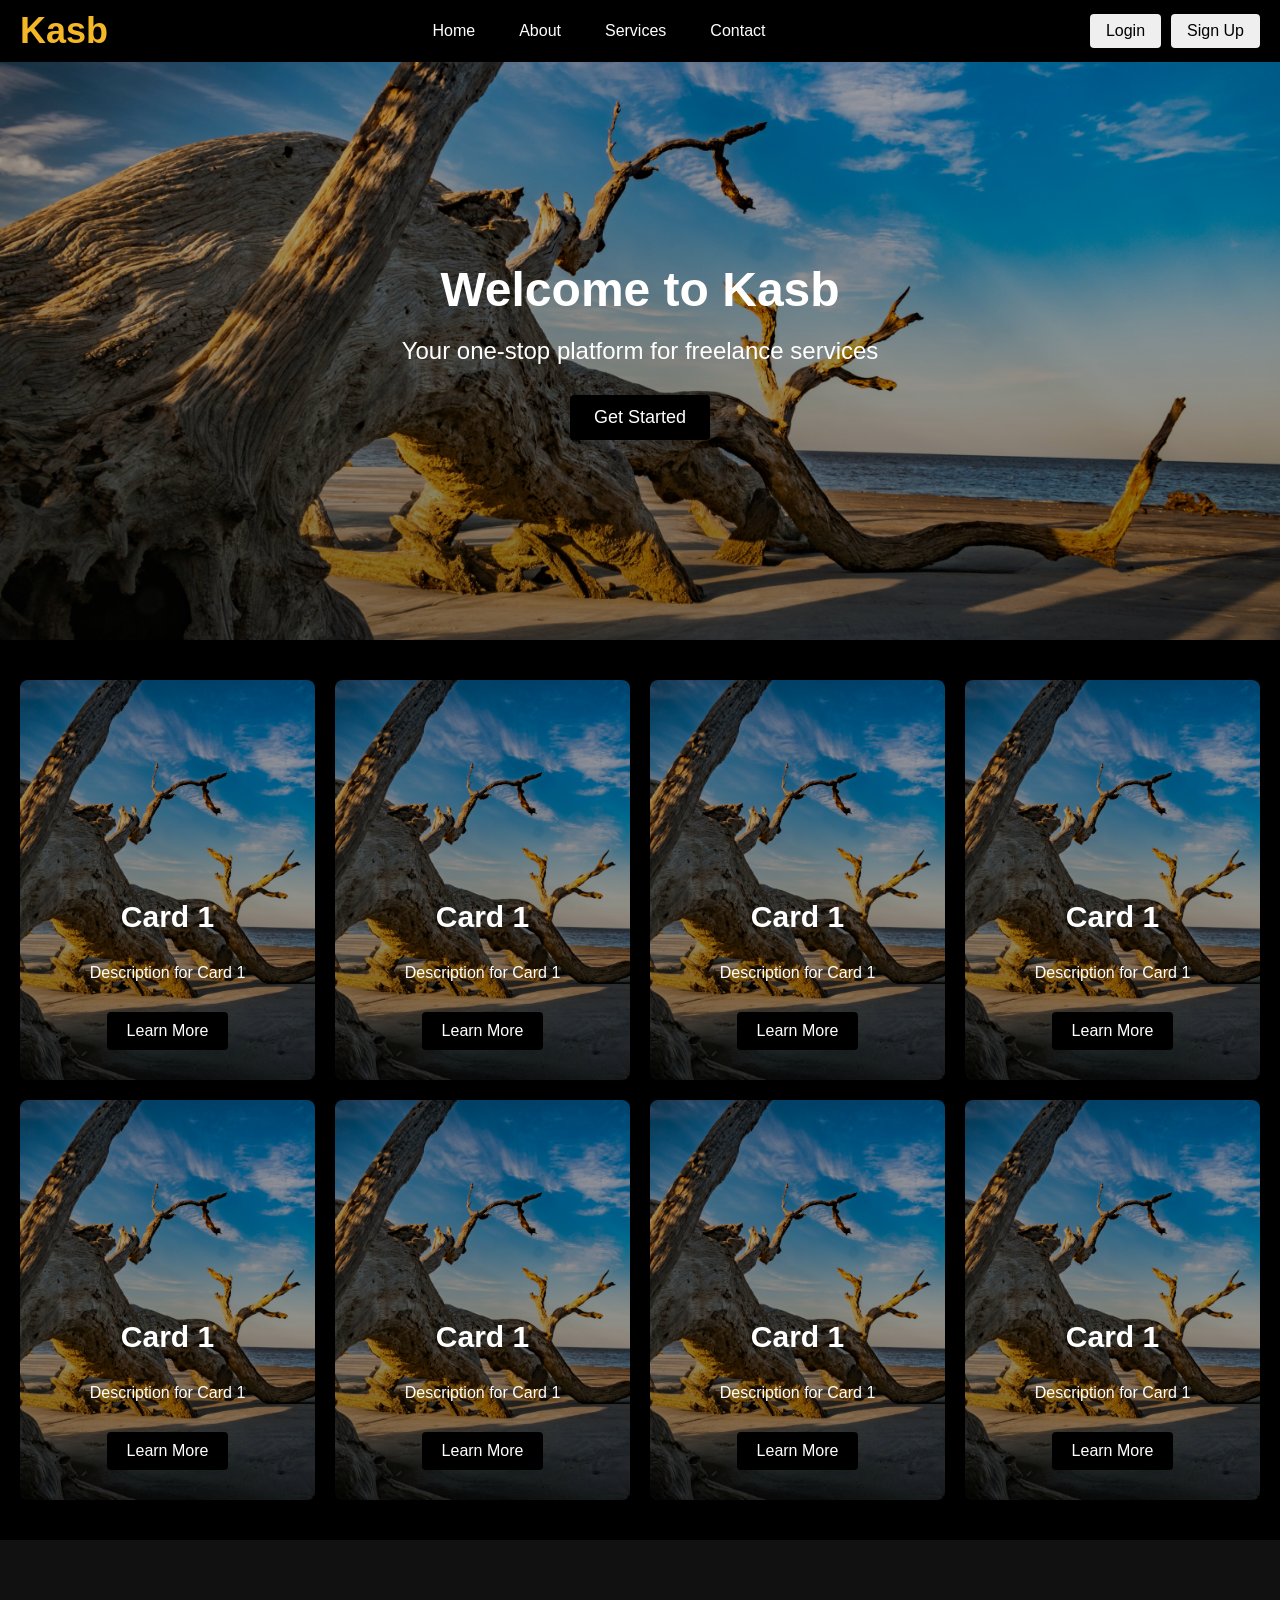
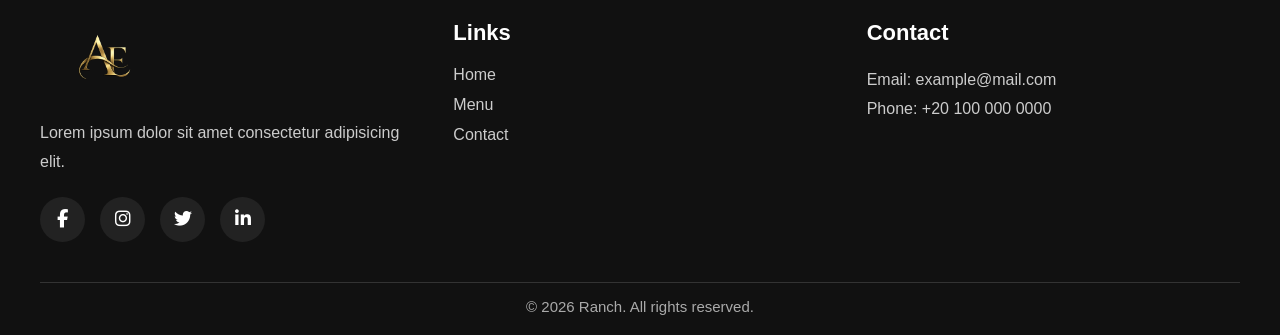
<file: looding.html>
<!doctype html>
<html lang="en">
  <head>
    <meta charset="UTF-8" />
    <meta name="viewport" content="width=device-width, initial-scale=1.0" />
    <title>Document</title>
    <link rel="stylesheet" href="css/style.css" />
    <meta
      name="description"
      content="Kasb is a platform that connects freelancers with clients. We provide a wide range of services, including web development, graphic design, writing, and more. Our mission is to help freelancers find work and clients find talented professionals."
    />
    <meta
      name="keywords"
      content="freelance, platform, web development, graphic design, writing, clients, professionals"
    />
    <link
      rel="stylesheet"
      href="https://cdnjs.cloudflare.com/ajax/libs/font-awesome/6.5.0/css/all.min.css"
    />
    <meta name="author" content="Kasb Team" />
    <script>
      // let xx = 2;
      // x = 5;
      // x = x + x;
      // alert(x);
    </script>
    <!-- <meta http-equiv="refresh" content="5" /> -->
  </head>
  <body>
    <header class="nav-bar">
      <div class="nav-reponsive-menu active" id="nav-responsive-menu">
        <div class="remove-icon" id="remove-menu">
          <i class="fa-solid fa-xmark" style="color: white"></i>
        </div>
        <ul class="nav-reponsive-list">
          <li class="nav-reponsive-item">
            <a href="#home">Home</a>
          </li>
          <li class="nav-reponsive-item">
            <a href="#about">About</a>
          </li>
          <li class="nav-reponsive-item">
            <a href="#services">Services</a>
          </li>
          <li class="nav-reponsive-item">
            <a href="#contact">Contact</a>
          </li>
        </ul>
        <div class="nav-btns-responsive">
          <button class="nav-btn-responsive">Login</button>
          <button class="nav-btn-responsive">Sign Up</button>
        </div>
        <div class="social-responsive">
          <a href="#"><i class="fab fa-facebook-f"></i></a>
          <a href="#"><i class="fab fa-instagram"></i></a>
          <a href="#"><i class="fab fa-twitter"></i></a>
          <a href="#"><i class="fab fa-linkedin-in"></i></a>
        </div>
      </div>
      <div class="nav-container">
        <div class="nav-logo">
          <a class="nav-logo-link" href="#">Kasb</a>
        </div>
        <nav class="nav-links">
          <ul class="nav-list">
            <li class="nav-item">
              <a href="#home">Home</a>
            </li>
            <li class="nav-item">
              <a href="#about">About</a>
            </li>
            <li class="nav-item">
              <a href="#services">Services</a>
            </li>
            <li class="nav-item">
              <a href="#contact">Contact</a>
            </li>
          </ul>
        </nav>
        <div class="nav-btns">
          <button class="nav-btn">Login</button>
          <button class="nav-btn">Sign Up</button>
        </div>
        <div class="menu-icon active" id="menu-icon" onclick="ToggleMenu()">
          <i class="fas fa-bars"></i>
        </div>
      </div>
    </header>
    <header class="hero">
      <div class="hero-content">
        <h1>Welcome to Kasb</h1>
        <p>Your one-stop platform for freelance services</p>
        <button class="hero-btn">Get Started</button>
      </div>
    </header>
    <header class="cards" id="about">
      <div class="card">
        <h1 class="card-text">Card 1</h1>
        <p class="card-prag">Description for Card 1</p>
        <button class="card-btn">Learn More</button>
      </div>
      <div class="card">
        <h1 class="card-text">Card 1</h1>
        <p class="card-prag">Description for Card 1</p>
        <button class="card-btn">Learn More</button>
      </div>
      <div class="card">
        <h1 class="card-text">Card 1</h1>
        <p class="card-prag">Description for Card 1</p>
        <button class="card-btn">Learn More</button>
      </div>
      <div class="card">
        <h1 class="card-text">Card 1</h1>
        <p class="card-prag">Description for Card 1</p>
        <button class="card-btn">Learn More</button>
      </div>
      <div class="card">
        <h1 class="card-text">Card 1</h1>
        <p class="card-prag">Description for Card 1</p>
        <button class="card-btn">Learn More</button>
      </div>
      <div class="card">
        <h1 class="card-text">Card 1</h1>
        <p class="card-prag">Description for Card 1</p>
        <button class="card-btn">Learn More</button>
      </div>
      <div class="card">
        <h1 class="card-text">Card 1</h1>
        <p class="card-prag">Description for Card 1</p>
        <button class="card-btn">Learn More</button>
      </div>
      <div class="card">
        <h1 class="card-text">Card 1</h1>
        <p class="card-prag">Description for Card 1</p>
        <button class="card-btn">Learn More</button>
      </div>
    </header>
    <footer class="footer" id="contact">
      <div class="footer-container">
        <!-- column 1 -->
        <div class="footer-col">
          <img src="src/imgs/logo-ae.png" alt="logo" class="footer-logo" />
          <p>Lorem ipsum dolor sit amet consectetur adipisicing elit.</p>

          <!-- social -->
          <div class="social">
            <a href="#"><i class="fab fa-facebook-f"></i></a>
            <a href="#"><i class="fab fa-instagram"></i></a>
            <a href="#"><i class="fab fa-twitter"></i></a>
            <a href="#"><i class="fab fa-linkedin-in"></i></a>
          </div>
        </div>

        <!-- column 2 -->
        <div class="footer-col">
          <h3>Links</h3>
          <ul>
            <li><a href="#">Home</a></li>
            <li><a href="#">Menu</a></li>
            <li><a href="#">Contact</a></li>
          </ul>
        </div>

        <!-- column 3 -->
        <div class="footer-col">
          <h3>Contact</h3>
          <p>Email: example@mail.com</p>
          <p>Phone: +20 100 000 0000</p>
        </div>
      </div>

      <!-- copyright -->
      <div class="footer-bottom">
        <p>© 2026 Ranch. All rights reserved.</p>
      </div>
    </footer>
    <script src="js/script.js"></script>
  </body>
</html>
</file>
<file: css/style.css>
* {
  margin: 0;
  padding: 0;
  box-sizing: border-box;
  /* font-family: 'Segoe UI', Tahoma, Geneva, Verdana, sans-serif; */
}
html {
  scroll-behavior: smooth;
}
:root {
  --primary-color: #007bff;
  --secondary-color: #6c757d;
  --background-color: #000000;
  --text-color: #333;
  --background-hover: #f4b826;
  --background-hover-hover: #b98605;
}
body {
  background-color: #f0f0f0;
  font-family: verdana, sans-serif;
}
body.noscroll {
  overflow: hidden;
  overflow-y: hidden;
}
.nav-bar {
  width: 100%;
  background-color: var(--background-color);
  position: fixed;
  top: 0;
  z-index: 100;
}
.nav-container {
  max-width: 1500px;
  margin: 0 auto;
  display: flex;
  justify-content: space-between;
  align-items: center;
  padding: 10px 20px;
  position: sticky;
  top: 20px;
  z-index: 100;
}
.nav-logo-link{
  color: var(--background-hover);
  font-size: 36px;
  font-weight: bold;
  animation: fadeIn 3s ease-in-out infinite alternate;
  text-transform: capitalize;
  text-decoration: none;
}
@keyframes fadeIn {
  from {
    opacity: 0.3;
  }
  to {
    opacity: 1;
  }
}
.nav-list {
  display: flex;
  gap: 20px;
}
.nav-item {
  list-style: none;
  display: flex;
}
.nav-item a {
  color: #fff;
  text-decoration: none;
  font-size: 16px;
  padding: 8px 12px;
  transition: background-color 0.3s ease;
}
.nav-item a:hover {
  color: #000000;
  background-color: var(--background-hover);
  border-radius: 4px;
}
.nav-item a.active {
  background-color: #007bff;
  border-radius: 4px;
}
.nav-item a.active:hover {
  background-color: #0056b3;
}
.nav-btns {
  display: flex;
  gap: 10px;
}
.nav-btns button {
  padding: 8px 16px;
  font-size: 16px;
  border: none;
  border-radius: 4px;
  cursor: pointer;
  transition: background-color 0.3s ease;
}
.nav-btns button:hover {
  background-color: var(--background-hover);
  color: #fff;
}
.menu-icon {
  display: none;
  font-size: 24px;
  color: #fff;
  cursor: pointer;
}
.remove-icon {
  display: none;
  font-size: 34px;
  color: #fff;
  cursor: pointer;
  position: absolute;
  top: 20px;
  right: 20px;
}
/* الخلفية الأساسية للمنيو */
.nav-reponsive-menu {
  position: fixed;
  top: 0;
  right: -100%; /* مخفية برا */
  width: 100%;
  height: 100vh;
  background-color: #111;
  padding: 20px;
  display: flex;
  flex-direction: column;
  justify-content: space-between;
  transition: 0.4s ease;
  z-index: 999;
}

/* لما تفتح */
.nav-reponsive-menu.active {
  right: 0;
}

/* زرار الإغلاق */
.remove-icon {
  text-align: right;
  font-size: 24px;
  cursor: pointer;
  margin-bottom: 20px;
}

.remove-icon i {
  transition: 0.3s;
}

.remove-icon i:hover {
  color: red;
  transform: rotate(90deg);
}
/* القائمة */
.nav-reponsive-list {
  list-style: none;
}

.nav-reponsive-item {
  margin: 15px 0;
}

.nav-reponsive-item a {
  text-decoration: none;
  color: white;
  font-size: 18px;
  transition: 0.3s;
}

.nav-reponsive-item a:hover {
 color:var(--background-hover);
  padding-left: 5px;
}

/* الأزرار */
.nav-btns-responsive {
  display: flex;
  flex-direction: column;
  gap: 10px;
  margin-top: 20px;
}

.nav-btn-responsive {
  padding: 10px;
  border: none;
  background-color:var(--background-hover);
  color: white;
  cursor: pointer;
  border-radius: 6px;
  transition: 0.3s;
}

.nav-btn-responsive:hover {
  background-color:var(--background-hover-hover);
}

/* السوشيال */
.social-responsive {
  display: flex;
  justify-content: space-around;
  margin-top: 20px;
}

.social-responsive a {
  color: white;
  font-size: 18px;
  transition: 0.3s;
}

.social-responsive a:hover {
  color:var(--background-hover);
  transform: scale(1.2);
}
@media (max-width: 768px) {
  /* .nav-container {
    flex-direction: row;
    align-items: center;
  } */

  .nav-list {
    flex-direction: column;
    gap: 10px;
    margin-top: 10px;
    align-items: center;
  }
  .nav-btns {
    margin-top: 10px;
  }
  .nav-links {
    display: none;
  }
  .nav-btns {
    display: none;
  }
  .menu-icon {
    display: block;
  }

  .remove-icon {
    display: block;
  }
}
.hero {
  width: 100%;
  height: 100%;
  background:
    linear-gradient(rgba(0, 0, 0, 0.32), rgba(0, 0, 0, 0.5)),
    url("../src/imgs/pexels-amit-shubinsky-136437077-30844789.jpg") no-repeat
      center center/cover;
  color: #fff;
  padding: 200px 20px;
  margin-top: 62px;
}
.hero-content {
  display: grid;
  justify-items: center;
  align-items: center;
}
.hero h1 {
  font-size: 48px;
  margin-bottom: 20px;
}
.hero p {
  font-size: 24px;
  margin-bottom: 30px;
}
.hero-btn {
  padding: 12px 24px;
  font-size: 18px;
  background-color: var(--background-color);
  color: #fff;
  border: none;
  border-radius: 4px;
  cursor: pointer;
  transition: background-color 0.3s ease;
}
.hero-btn:hover {
  background-color: var(--background-hover);
}
@media (max-width: 768px) {
  .hero {
    padding: 100px 20px;
    text-align: center;
  }
  .hero h1 {
    font-size: 28px;
  }
  .hero p {
    font-size: 12px;
  }
  .hero-btn {
    font-size: 16px;
    padding: 10px 20px;
  }
}
.cards {
  background-color: var(--background-color);
  width: 100%;
  display: flex;
  justify-content: space-around;
  align-items: center;
  flex-wrap: wrap;
  gap: 20px;
  padding: 40px 20px;
}
.card {
  display: flex;
  justify-content: flex-end;
  align-items: center;
  flex-direction: column;
  background:
    linear-gradient(rgba(0, 0, 0, 0.32), rgba(0, 0, 0, 0.5)),
    url("../src/imgs/pexels-amit-shubinsky-136437077-30844789.jpg") no-repeat
      center center/cover;
  width: 20%;
  flex: 1 1 250px;
  max-width: 300px;
  height: 400px;
  /* background-color: #ffffff; */
  font-size: 44px;
  border-radius: 8px;
}
.card-text {
  color: #fff;
  font-size: 30px;
  margin-bottom: 30px;
}
.card-prag {
  color: #fff;
  font-size: 16px;
  margin-bottom: 30px;
}
.card-btn {
  padding: 10px 20px;
  font-size: 16px;
  background-color: var(--background-color);
  color: #fff;
  border: none;
  border-radius: 4px;
  cursor: pointer;
  margin-bottom: 30px;
  transition: background-color 0.3s ease;
}
.card-btn:hover {
  background-color: var(--background-hover);
}
.footer {
  background: #111;
  color: #fff;
  padding: 80px 40px 20px;
}

.footer-container {
  max-width: 1200px;
  margin: auto;
  display: flex;
  justify-content: space-between;
  flex-wrap: wrap;
  gap: 40px;
}

.footer-col {
  flex: 1;
  min-width: 250px;
}

.footer-logo {
  width: 120px;
  margin-bottom: 15px;
}

.footer-col h3 {
  font-size: 22px;
  margin-bottom: 20px;
}

.footer-col p {
  font-size: 16px;
  line-height: 1.8;
  color: #ccc;
}

.footer-col ul {
  list-style: none;
}

.footer-col ul li {
  margin-bottom: 12px;
}

.footer-col a {
  color: #ccc;
  text-decoration: none;
  transition: 0.3s;
}

.footer-col a:hover {
  color: #fff;
  padding-left: 5px;
}

/* social */
.social {
  margin-top: 20px;
  display: flex;
  gap: 15px;
}

.social a {
  width: 45px;
  height: 45px;
  background: #222;
  color: #fff;
  display: flex;
  align-items: center;
  justify-content: center;
  border-radius: 50%;
  text-decoration: none;
  transition: 0.3s;
  font-size: 18px;
}

.social a:hover {
  background: #f4b826;
  color: #111;
  transform: translateY(-5px);
}

.footer-bottom {
  text-align: center;
  margin-top: 40px;
  border-top: 1px solid #333;
  padding-top: 15px;
  font-size: 15px;
  color: #aaa;
}
</file>
